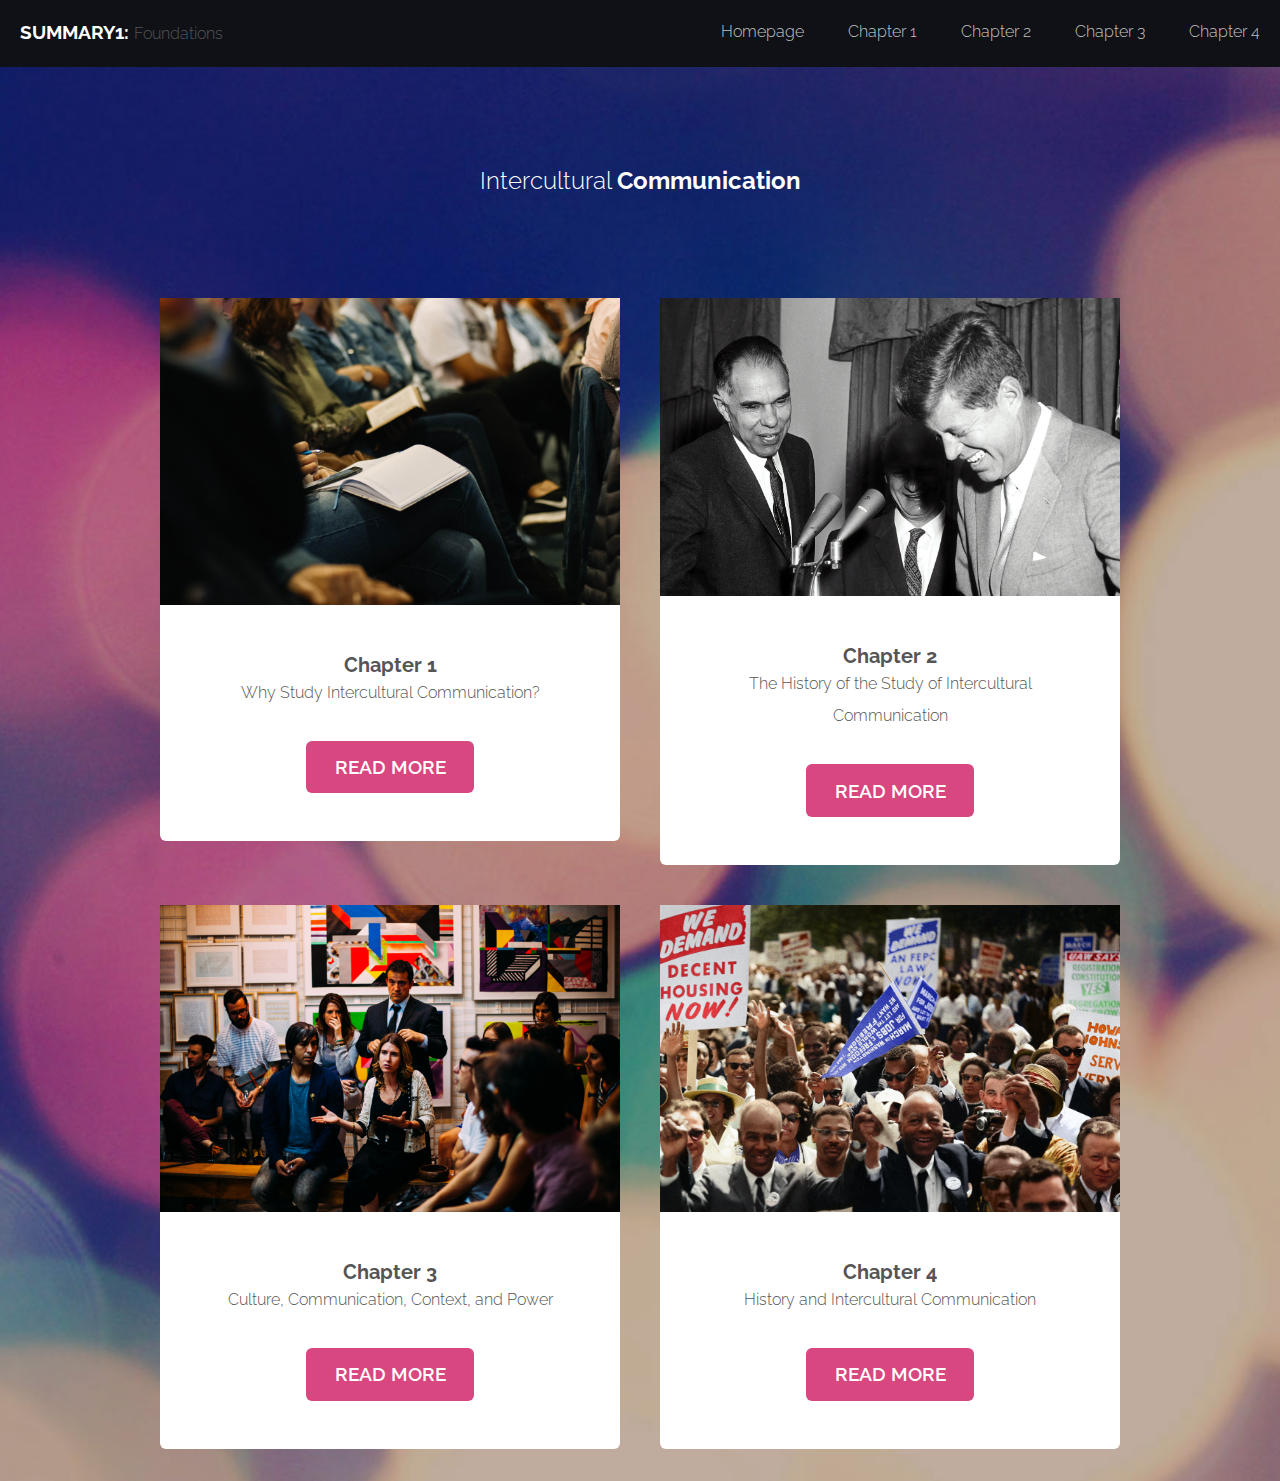
<file: index.html>
<!DOCTYPE HTML>

<html>
	<head>
		<title>Summary1: Foundations</title>
		<meta http-equiv="content-type" content="text/html; charset=utf-8" />
		<meta name="description" content="" />
		<meta name="keywords" content="" />
		<!--[if lte IE 8]><script src="css/ie/html5shiv.js"></script><![endif]-->
		<script src="js/jquery.min.js"></script>
		<script src="js/jquery.dropotron.min.js"></script>
		<script src="js/skel.min.js"></script>
		<script src="js/skel-layers.min.js"></script>
		<script src="js/init.js"></script>
		<noscript>
			<link rel="stylesheet" href="css/skel.css" />
			<link rel="stylesheet" href="css/style.css" />
			<link rel="stylesheet" href="css/style-wide.css" />
		</noscript>
		<!--[if lte IE 8]><link rel="stylesheet" href="css/ie/v8.css" /><![endif]-->
	</head>
	<body>

		<!-- Wrapper -->
			<div class="wrapper style1">

				<!-- Header -->
					<div id="header" class="skel-panels-fixed">
						<div id="logo">
							<h1><a href="index.html">Summary1: </a></h1>
							<span class="tag">Foundations</span>
						</div>
						<nav id="nav">
							<ul>
								<li class="active"><a href="index.html">Homepage</a></li>
								<li><a href="chapter1.html">Chapter 1</a></li>
								<li><a href="chapter2.html">Chapter 2</a></li>
								<li><a href="chapter3.html">Chapter 3</a></li>
								<li><a href="chapter4.html">Chapter 4</a></li>
							</ul>
						</nav>
					</div>

				<!-- Banner -->
					<div id="banner" class="container">
						<section>
							<p>Intercultural <strong>Communication</strong></p>

						</section>
					</div>

				<!-- Extra -->
					<div id="extra">
						<div class="container">

							<div class="row no-collapse-1">
								<section class="6u"> <a href="#" class="image featured"><img src="images/real2.jpg" alt=""></a>
									<div class="box">
										<h3>Chapter 1</h3>
										<p>Why Study Intercultural Communication?</p>
										<a href="chapter1.html" class="button">Read More</a> </div>
								</section>
								<section class="6u"> <a href="#" class="image featured"><img src="images/real6.jpg" alt=""></a>
									<div class="box">
										<h3>Chapter 2</h3>
										<p>The History of the Study of Intercultural Communication</p>
										<a href="chapter2.html" class="button">Read More</a> </div>
								</section>
							</div>
							<div class="row no-collapse-1">
								<section class="6u"> <a href="#" class="image featured"><img src="images/real1.jpg" alt=""></a>
									<div class="box">
										<h3>Chapter 3</h3>
										<p>Culture, Communication, Context, and Power</p>
										<a href="chapter3.html" class="button">Read More</a> </div>
								</section>
								<section class="6u"> <a href="#" class="image featured"><img src="images/real5.jpg" alt=""></a>
									<div class="box">
										<h3>Chapter 4</h3>
										<p>History and Intercultural Communication</p>
										<a href="chapter4.html" class="button">Read More</a> </div>
								</section>
							</div>
						</div>
					</div>
	</div>
</file>
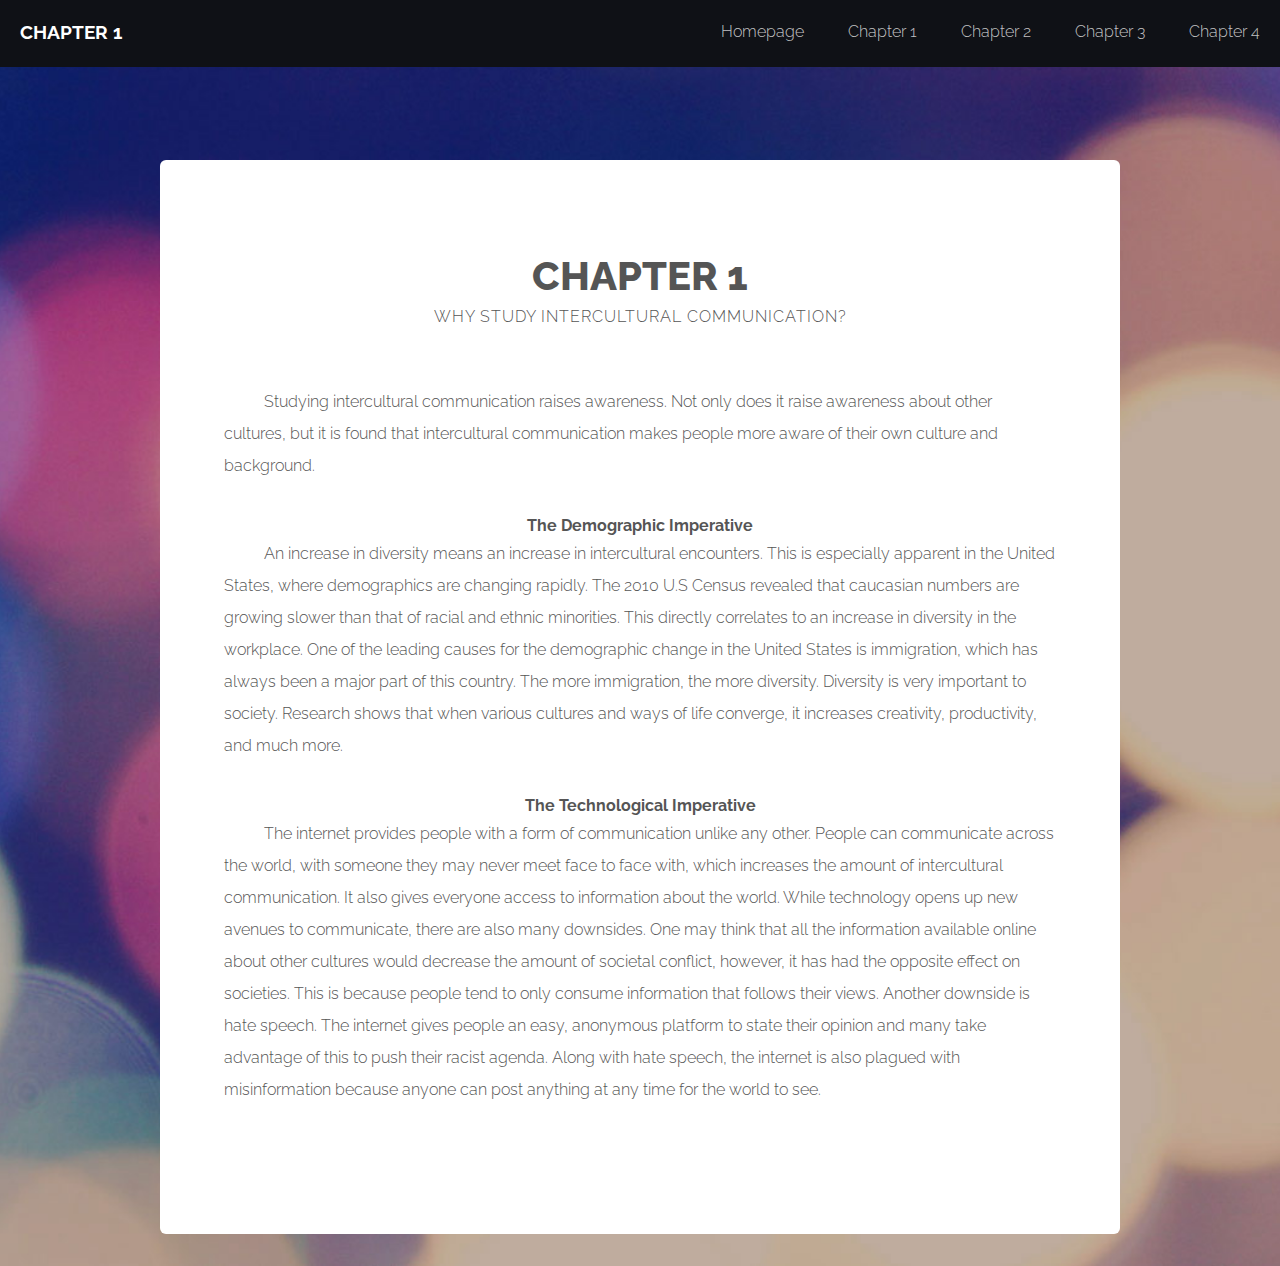
<file: chapter1.html>
<!DOCTYPE HTML>
<html>
	<head>
		<title>Chapter 1</title>
		<meta http-equiv="content-type" content="text/html; charset=utf-8" />
		<meta name="description" content="" />
		<meta name="keywords" content="" />
		<!--[if lte IE 8]><script src="css/ie/html5shiv.js"></script><![endif]-->
		<script src="js/jquery.min.js"></script>
		<script src="js/jquery.dropotron.min.js"></script>
		<script src="js/skel.min.js"></script>
		<script src="js/skel-layers.min.js"></script>
		<script src="js/init.js"></script>
		<noscript>
			<link rel="stylesheet" href="css/skel.css" />
			<link rel="stylesheet" href="css/style.css" />
			<link rel="stylesheet" href="css/style-wide.css" />
		</noscript>
		<!--[if lte IE 8]><link rel="stylesheet" href="css/ie/v8.css" /><![endif]-->
	</head>
	<body>

		<!-- Wrapper -->
			<div class="wrapper style1">

				<!-- Header -->
					<div id="header" class="skel-panels-fixed">
						<div id="logo">
							<h1><a href="index.html">Chapter 1</a></h1>
							<span class="tag"></span>
						</div>
						<nav id="nav">
							<ul>
								<li class="active"><a href="index.html">Homepage</a></li>
								<li><a href="chapter1.html">Chapter 1</a></li>
								<li><a href="chapter2.html">Chapter 2</a></li>
								<li><a href="chapter3.html">Chapter 3</a></li>
								<li><a href="chapter4.html">Chapter 4</a></li>
							</ul>
						</nav>
					</div>
				<!-- Header -->

				<!-- Page -->
					<div id="page" class="container">
						<section>
							<header class="major">
								<h2 style="text-align:center">Chapter 1</h2>
								<span class="byline" style="text-align:center">Why Study Intercultural Communication?</span>
							</header>
							<p class="indent" > Studying intercultural communication raises awareness. Not only does it raise awareness about other cultures, but
								it is found that intercultural communication makes people more aware of their own culture and background.</p>
							<h4 style="text-align:center">The Demographic Imperative</h4>
							<p class="indent">An increase in diversity means an increase in intercultural encounters. This is especially apparent in the United
								States, where demographics are changing rapidly. The 2010 U.S Census revealed that caucasian numbers are growing slower than that
								 of racial and ethnic minorities. This directly correlates to an increase in diversity in the workplace. One of the leading causes
								 for the demographic change in the United States is immigration, which has always been a major part of this country. The more immigration,
								 the more diversity. Diversity is very important to society. Research shows that when various cultures and ways of life converge, it increases
								 creativity, productivity, and much more. </p>
							<h4 style="text-align:center">The Technological Imperative</h4>
							<p class="indent">The internet provides people with a form of communication unlike any other. People can communicate across the world, with someone
								they may never meet face to face with, which increases the amount of intercultural communication. It also gives everyone access to information about
								the world. While technology opens up new avenues to communicate, there are also many downsides. One may think that all the information available online
								 about other cultures would decrease the amount of societal conflict, however, it has had the opposite effect on societies. This is because people tend
								  to only consume information that follows their views. Another downside is hate speech. The internet gives people an easy, anonymous platform to state
									 their opinion and many take advantage of this to push their racist agenda. Along with hate speech, the internet is also plagued with misinformation
									 because anyone can post anything at any time for the world to see.</p>
						</section>
					</div>
				<!-- /Page -->



	</div>
</file>
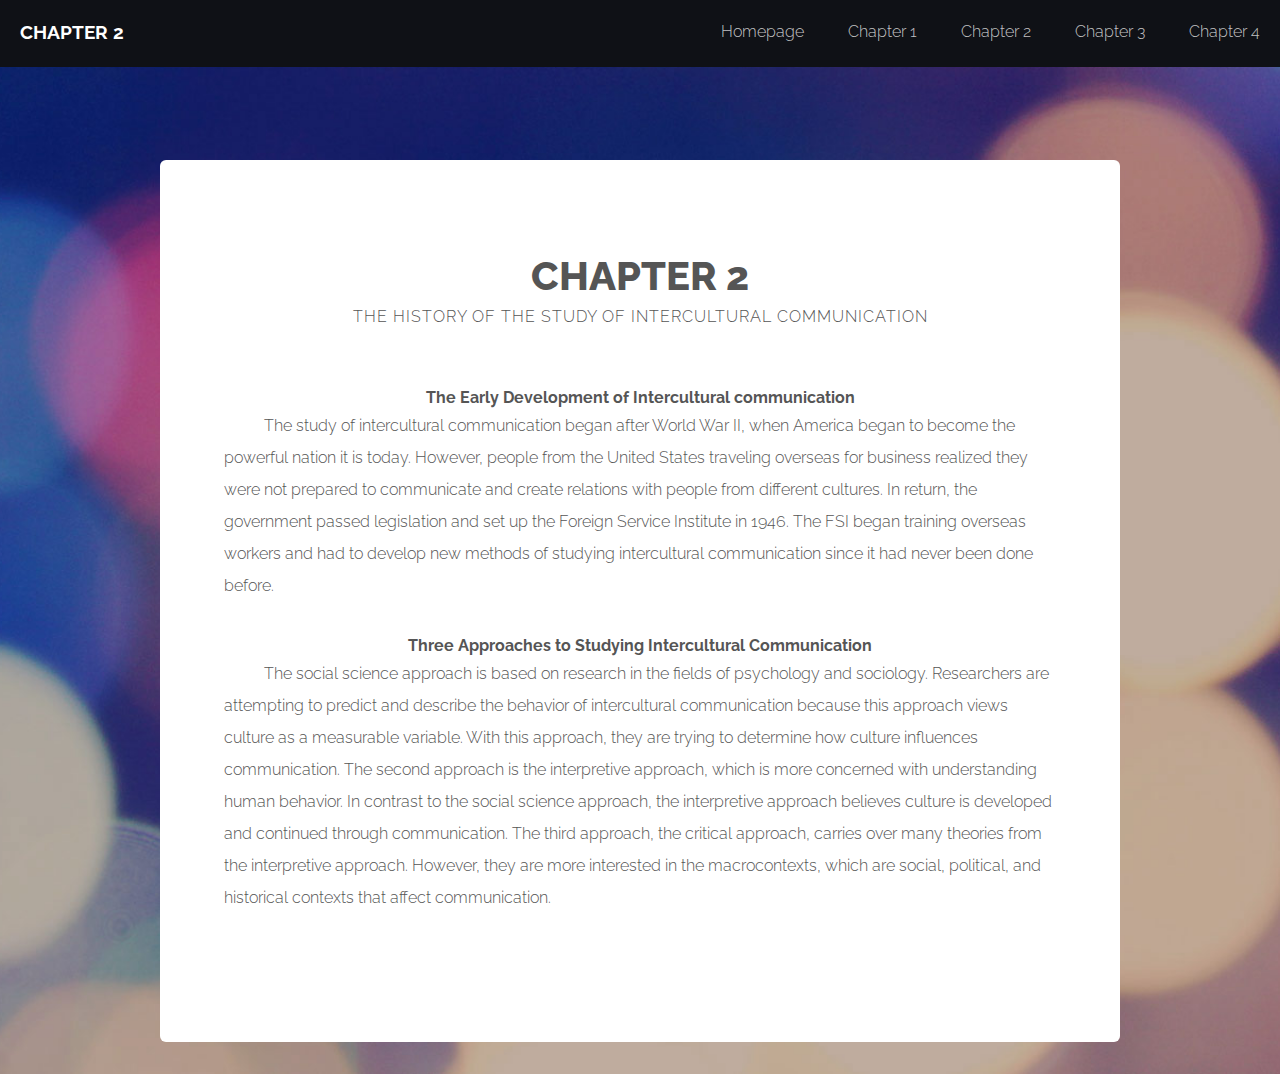
<file: chapter2.html>
<!DOCTYPE HTML>
<html>
	<head>
		<title>Chapter 2</title>
		<meta http-equiv="content-type" content="text/html; charset=utf-8" />
		<meta name="description" content="" />
		<meta name="keywords" content="" />
		<!--[if lte IE 8]><script src="css/ie/html5shiv.js"></script><![endif]-->
		<script src="js/jquery.min.js"></script>
		<script src="js/jquery.dropotron.min.js"></script>
		<script src="js/skel.min.js"></script>
		<script src="js/skel-layers.min.js"></script>
		<script src="js/init.js"></script>
		<noscript>
			<link rel="stylesheet" href="css/skel.css" />
			<link rel="stylesheet" href="css/style.css" />
			<link rel="stylesheet" href="css/style-wide.css" />
		</noscript>
		<!--[if lte IE 8]><link rel="stylesheet" href="css/ie/v8.css" /><![endif]-->
	</head>
	<body>

		<!-- Wrapper -->
			<div class="wrapper style1">

				<!-- Header -->
					<div id="header" class="skel-panels-fixed">
						<div id="logo">
							<h1><a href="index.html">Chapter 2</a></h1>
							<span class="tag"></span>
						</div>
						<nav id="nav">
							<ul>
								<li class="active"><a href="index.html">Homepage</a></li>
								<li><a href="chapter1.html">Chapter 1</a></li>
								<li><a href="chapter2.html">Chapter 2</a></li>
								<li><a href="chapter3.html">Chapter 3</a></li>
								<li><a href="chapter4.html">Chapter 4</a></li>
							</ul>
						</nav>
					</div>
				<!-- Header -->

				<!-- Page -->
					<div id="page" class="container">
						<section>
							<header class="major">
								<h2 style="text-align:center">Chapter 2</h2>
								<span class="byline" style="text-align:center">The History of the Study of Intercultural Communication</span>
							</header>
						<h4 style="text-align:center">The Early Development of Intercultural communication </h4>
						<p class="indent">The study of intercultural communication began after World War II, when America began to become the powerful nation it is today. However, people from the United States traveling overseas
							for business realized they were not prepared to communicate and create relations with people from different cultures. In return, the government passed legislation and set up the Foreign Service
							Institute in 1946. The FSI began training overseas workers and had to develop new methods of studying intercultural communication since it had never been done before. </p>
						<h4 style="text-align:center"> Three Approaches to Studying Intercultural Communication</h4>
						<p class="indent"> The social science approach is based on research in the fields of psychology and sociology. Researchers are attempting to predict and describe the behavior of intercultural communication
							because this approach views culture as a measurable variable. With this approach, they are trying to determine how culture influences communication. The second approach is the interpretive approach,
							which is more concerned with understanding human behavior. In contrast to the social science approach, the interpretive approach believes culture is developed and continued through communication. The
							third approach, the critical approach, carries over many theories from the interpretive approach. However, they are more interested in the macrocontexts, which are social, political, and historical contexts
							that affect communication.
						</p>

						</section>
					</div>
				<!-- /Page -->

	</div>
</file>
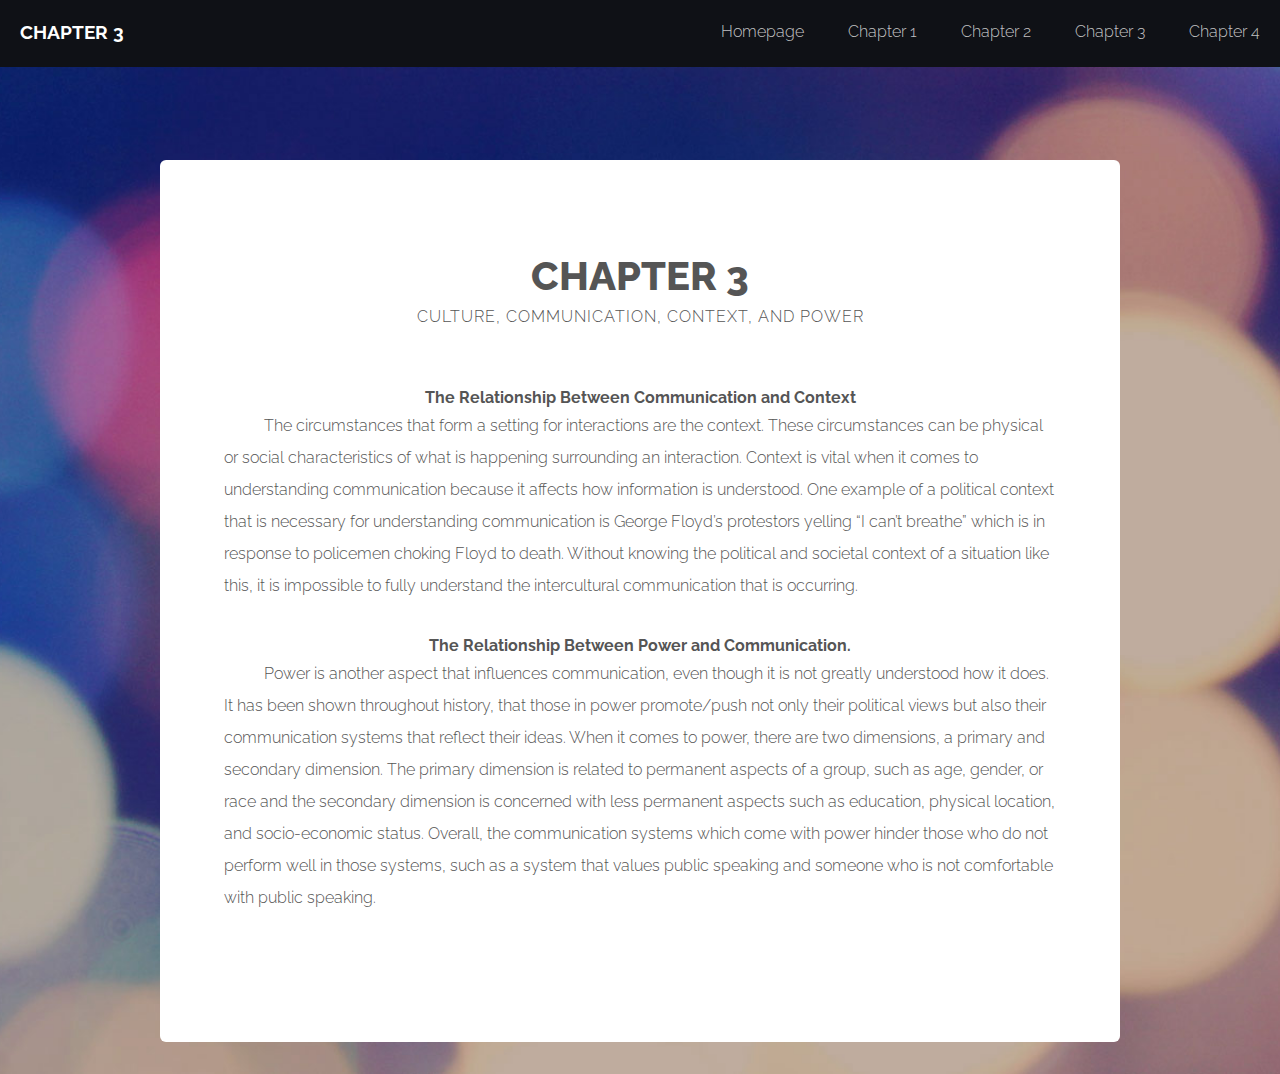
<file: chapter3.html>
<!DOCTYPE HTML>
<html>
	<head>
		<title>Chapter 3</title>
		<meta http-equiv="content-type" content="text/html; charset=utf-8" />
		<meta name="description" content="" />
		<meta name="keywords" content="" />
		<!--[if lte IE 8]><script src="css/ie/html5shiv.js"></script><![endif]-->
		<script src="js/jquery.min.js"></script>
		<script src="js/jquery.dropotron.min.js"></script>
		<script src="js/skel.min.js"></script>
		<script src="js/skel-layers.min.js"></script>
		<script src="js/init.js"></script>
		<noscript>
			<link rel="stylesheet" href="css/skel.css" />
			<link rel="stylesheet" href="css/style.css" />
			<link rel="stylesheet" href="css/style-wide.css" />
		</noscript>
		<!--[if lte IE 8]><link rel="stylesheet" href="css/ie/v8.css" /><![endif]-->
	</head>
	<body>

		<!-- Wrapper -->
			<div class="wrapper style1">

				<!-- Header -->
					<div id="header" class="skel-panels-fixed">
						<div id="logo">
							<h1><a href="index.html">Chapter 3</a></h1>
							<span class="tag"></span>
						</div>
						<nav id="nav">
							<ul>
								<li class="active"><a href="index.html">Homepage</a></li>
								<li><a href="chapter1.html">Chapter 1</a></li>
								<li><a href="chapter2.html">Chapter 2</a></li>
								<li><a href="chapter3.html">Chapter 3</a></li>
								<li><a href="chapter4.html">Chapter 4</a></li>
							</ul>
						</nav>
					</div>
				<!-- Header -->

				<!-- Page -->
					<div id="page" class="container">
						<section>
							<header class="major">
								<h2 style="text-align:center">Chapter 3</h2>
								<span class="byline" style="text-align:center">Culture, Communication, Context, and Power </span>
							</header>
							<h4 style="text-align:center">The Relationship Between Communication and Context </h4>
							<p class="indent">The circumstances that form a setting for interactions are the context. These circumstances can be physical or social characteristics of what is happening surrounding an interaction. Context is vital when it comes to understanding communication because it affects how information is understood. One example of a political context that is necessary for understanding communication is George Floyd’s protestors yelling “I can’t breathe” which is in response to policemen choking Floyd to death. Without knowing the political and societal context of a situation like this, it is impossible to fully understand the intercultural communication that is occurring.
								</p>
										<h4 style="text-align:center">The Relationship Between Power and Communication. </h4>
							<p class="indent">Power is another aspect that influences communication, even though it is not greatly understood how it does. It has been shown throughout history, that those in power promote/push
								not only their political views but also their communication systems that reflect their ideas. When it comes to power, there are two dimensions, a primary and secondary dimension.
								The primary dimension is related to permanent aspects of a group, such as age, gender, or race and the secondary dimension is concerned with less permanent aspects such as education,
								physical location, and socio-economic status. Overall, the communication systems which come with power hinder those who do not perform well in those systems, such as a system that values
								public speaking and someone who is not comfortable with public speaking.
							</p>

						</section>
					</div>
				<!-- /Page -->

	</div>
</file>
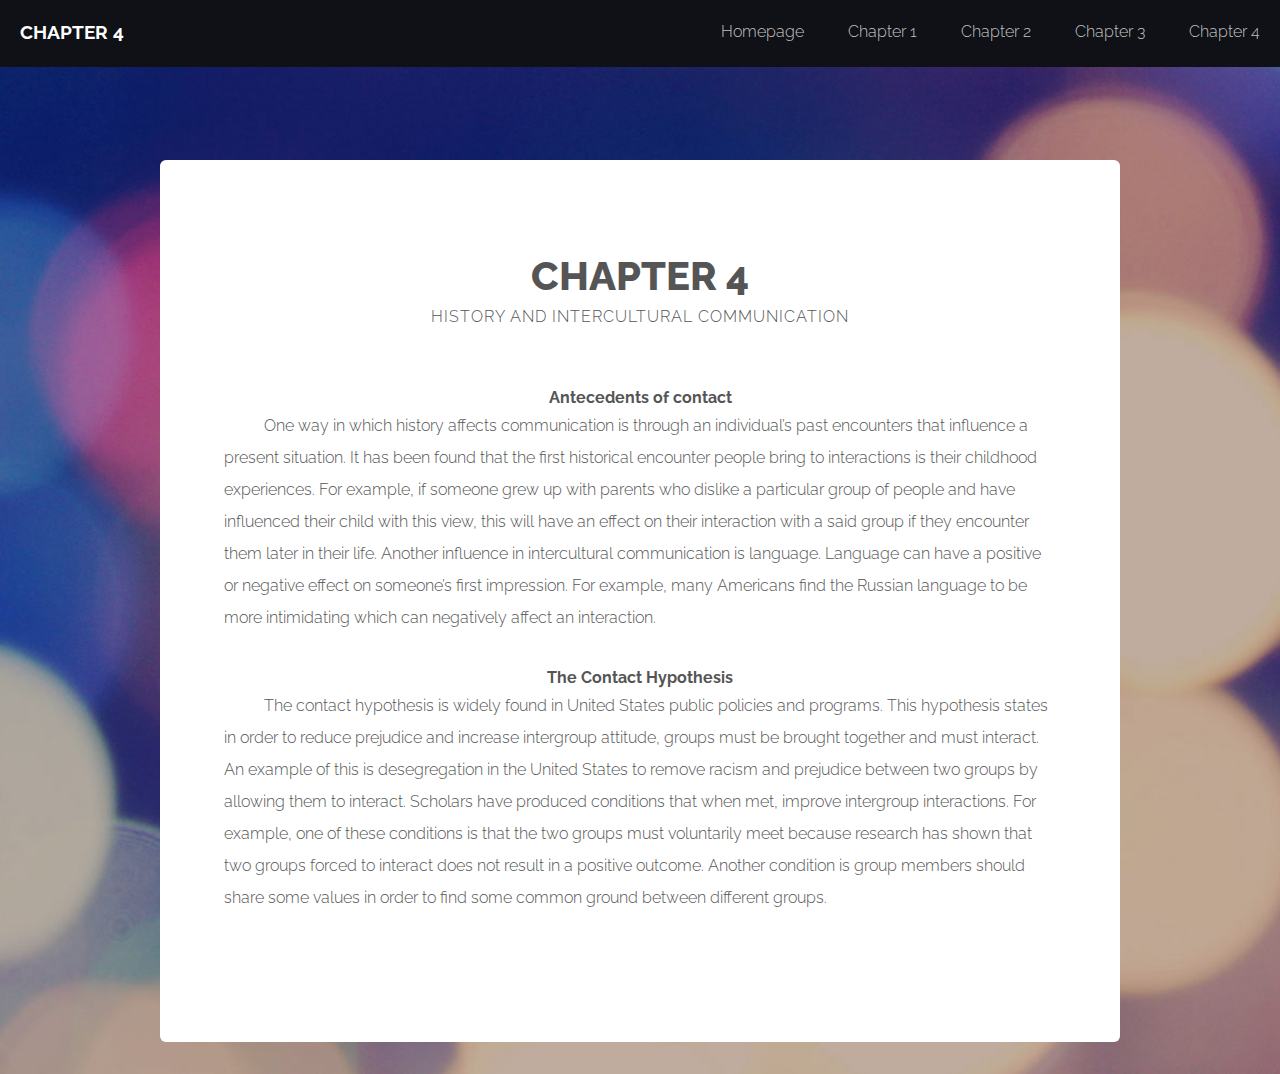
<file: chapter4.html>
<!DOCTYPE HTML>
<html>
	<head>
		<title>Chapter 4</title>
		<meta http-equiv="content-type" content="text/html; charset=utf-8" />
		<meta name="description" content="" />
		<meta name="keywords" content="" />
		<!--[if lte IE 8]><script src="css/ie/html5shiv.js"></script><![endif]-->
		<script src="js/jquery.min.js"></script>
		<script src="js/jquery.dropotron.min.js"></script>
		<script src="js/skel.min.js"></script>
		<script src="js/skel-layers.min.js"></script>
		<script src="js/init.js"></script>
		<noscript>
			<link rel="stylesheet" href="css/skel.css" />
			<link rel="stylesheet" href="css/style.css" />
			<link rel="stylesheet" href="css/style-wide.css" />
		</noscript>
		<!--[if lte IE 8]><link rel="stylesheet" href="css/ie/v8.css" /><![endif]-->
	</head>
	<body>

		<!-- Wrapper -->
			<div class="wrapper style1">

				<!-- Header -->
					<div id="header" class="skel-panels-fixed">
						<div id="logo">
							<h1><a href="index.html">Chapter 4</a></h1>
							<span class="tag"></span>
						</div>
						<nav id="nav">
							<ul>
								<li class="active"><a href="index.html">Homepage</a></li>
								<li><a href="chapter1.html">Chapter 1</a></li>
								<li><a href="chapter2.html">Chapter 2</a></li>
								<li><a href="chapter3.html">Chapter 3</a></li>
								<li><a href="chapter4.html">Chapter 4</a></li>
							</ul>
						</nav>
					</div>
				<!-- Header -->

				<!-- Page -->
					<div id="page" class="container">
						<section>
							<header class="major">
								<h2 style="text-align:center">Chapter 4</h2>
								<span class="byline" style="text-align:center">History and Intercultural Communication</span>
							</header>
							<h4 style="text-align:center">Antecedents of contact </h4>
							<p class="indent">One way in which history affects communication is through an individual’s past encounters that influence a present situation. It has been found that
								the first historical encounter people bring to interactions is their childhood experiences. For example, if someone grew up with parents who dislike a particular
								group of people and have influenced their child with this view, this will have an effect on their interaction with a said group if they encounter them later in their
								life. Another influence in intercultural communication is language. Language can have a positive or negative effect on someone’s first impression. For example, many
								Americans find the Russian language to be more intimidating which can negatively affect an interaction.
								</p>
										<h4 style="text-align:center">The Contact Hypothesis </h4>
							<p class="indent">The contact hypothesis is widely found in United States public policies and programs. This hypothesis states in order to reduce prejudice and increase
								 intergroup attitude, groups must be brought together and must interact. An example of this is desegregation in the United States to remove racism and prejudice between
								  two groups by allowing them to interact. Scholars have produced conditions that when met, improve intergroup interactions. For example, one of these conditions is that
									the two groups must voluntarily meet because research has shown that two groups forced to interact does not result in a positive outcome. Another condition is group members
									 should share some values in order to find some common ground between different groups.
							</p>
						</section>
					</div>
				<!-- /Page -->

			

	</div>
</file>
<file: css/style-wide.css>
/*
	Phase Shift by TEMPLATED
	templated.co @templatedco
	Released for free under the Creative Commons Attribution 3.0 license (templated.co/license)
*/

/* Basic */

	body, input, select, textarea {
		font-size: 12pt;
		line-height: 1.5em;
	}
</file>
<file: css/ie/v8.css>
/*
	Phase Shift by TEMPLATED
	templated.co @templatedco
	Released for free under the Creative Commons Attribution 3.0 license (templated.co/license)
*/

/* Wrapper */

	.wrapper.style1 {
		-ms-behavior: url("css/ie/backgroundsize.min.htc");
	}
</file>
<file: css/skel.css>
/* Resets (http://meyerweb.com/eric/tools/css/reset/ | v2.0 | 20110126 | License: none (public domain)) */

	html,body,div,span,applet,object,iframe,h1,h2,h3,h4,h5,h6,p,blockquote,pre,a,abbr,acronym,address,big,cite,code,del,dfn,em,img,ins,kbd,q,s,samp,small,strike,strong,sub,sup,tt,var,b,u,i,center,dl,dt,dd,ol,ul,li,fieldset,form,label,legend,table,caption,tbody,tfoot,thead,tr,th,td,article,aside,canvas,details,embed,figure,figcaption,footer,header,hgroup,menu,nav,output,ruby,section,summary,time,mark,audio,video{margin:0;padding:0;border:0;font-size:100%;font:inherit;vertical-align:baseline;}article,aside,details,figcaption,figure,footer,header,hgroup,menu,nav,section{display:block;}body{line-height:1;}ol,ul{list-style:none;}blockquote,q{quotes:none;}blockquote:before,blockquote:after,q:before,q:after{content:'';content:none;}table{border-collapse:collapse;border-spacing:0;}body{-webkit-text-size-adjust:none}

/* Box Model */

	*, *:before, *:after {
		-moz-box-sizing: border-box;
		-webkit-box-sizing: border-box;
		box-sizing: border-box;
	}

/* Container */

	body {
		/* min-width: (containers) */
		min-width: 1200px;
	}

	.container {
		margin-left: auto;
		margin-right: auto;

		/* width: (containers) */
		width: 1200px;
	}

	/* Modifiers */

		.container.small {
			/* width: (containers) * 0.75; */
			width: 900px;
		}

		.container.big {
			width: 100%;

			/* max-width: (containers) * 1.25; */
			max-width: 1500px;

			/* min-width: (containers); */
			min-width: 1200px;
		}

/* Grid */

	.\31 2u { width: 100% }
	.\31 1u { width: 91.6666666667% }
	.\31 0u { width: 83.3333333333% }
	.\39 u { width: 75% }
	.\38 u { width: 66.6666666667% }
	.\37 u { width: 58.3333333333% }
	.\36 u { width: 50% }
	.\35 u { width: 41.6666666667% }
	.\34 u { width: 33.3333333333% }
	.\33 u { width: 25% }
	.\32 u { width: 16.6666666667% }
	.\31 u { width: 8.3333333333% }
	.\-11u { margin-left: 91.6666666667% }
	.\-10u { margin-left: 83.3333333333% }
	.\-9u { margin-left: 75% }
	.\-8u { margin-left: 66.6666666667% }
	.\-7u { margin-left: 58.3333333333% }
	.\-6u { margin-left: 50% }
	.\-5u { margin-left: 41.6666666667% }
	.\-4u { margin-left: 33.3333333333% }
	.\-3u { margin-left: 25% }
	.\-2u { margin-left: 16.6666666667% }
	.\-1u { margin-left: 8.3333333333% }

	/* Rows */

		.row > * {
			float: left;
		}

		.row:after {
			content: '';
			display: block;
			clear: both;
			height: 0;
		}

		.row:first-child > * {
			padding-top: 0 !important;
		}

		/* Normal */

			.row > * {
				/* padding-left: (gutters) */
				padding-left: 40px;
			}

			.row + .row > * {
				/* padding: (gutters) 0 0 (gutters) */
				padding: 40px 0 0 40px;
			}

			.row {
				/* margin-left: -(gutters) */
				margin-left: -40px;
			}

		/* Flush */

			.row.flush > * {
				padding-left: 0;
			}

			.row + .row.flush > * {
				padding: 0;
			}

			.row.flush {
				margin-left: 0;
			}

		/* Quarter */

			.row.quarter > * {
				/* padding-left: (gutters * 0.25) */
				padding-left: 10px;
			}

			.row + .row.quarter > * {
				/* padding: (gutters * 0.25) 0 0 (gutters * 0.25) */
				padding: 10px 0 0 10px;
			}

			.row.quarter {
				/* margin-left: -(gutters * 0.25) */
				margin-left: -10px;
			}

		/* Half */

			.row.half > * {
				/* padding-left: (gutters * 0.5) */
				padding-left: 20px;
			}

			.row + .row.half > * {
				/* padding: (gutters * 0.5) 0 0 (gutters * 0.5) */
				padding: 20px 0 0 20px;
			}

			.row.half {
				/* margin-left: -(gutters * 0.5) */
				margin-left: -20px;
			}

		/* One and (a) Half */

			.row.oneandhalf > * {
				/* padding-left: (gutters * 1.5) */
				padding-left: 60px;
			}

			.row + .row.oneandhalf > * {
				/* padding: (gutters * 1.5) 0 0 (gutters * 1.5) */
				padding: 60px 0 0 60px;
			}

			.row.oneandhalf {
				/* margin-left: -(gutters * 1.5) */
				margin-left: -60px;
			}

		/* Double */

			.row.double > * {
				/* padding-left: (gutters * 2) */
				padding-left: 80px;
			}

			.row + .row.double > * {
				/* padding: (gutters * 2) 0 0 (gutters * 2) */
				padding: 80px 0 0 80px;
			}

			.row.double {
				/* margin-left: -(gutters * 2) */
				margin-left: -80px;
			}
</file>
<file: css/style.css>
@import url("font-awesome.min.css");
@import url("http://fonts.googleapis.com/css?family=Raleway:100,200,300,500,600,700,800,900");

/*
	Phase Shift by TEMPLATED
	templated.co @templatedco
	Released for free under the Creative Commons Attribution 3.0 license (templated.co/license)
*/

/* Basic */

	body {
		background: #0f1116;
	}

	body, span, input, select, textarea {
		color: #555555;
		font-family: 'Raleway', sans-serif;
		font-size: 12pt;
		font-weight: 300;
		line-height: 1.65em;
	}

	a {
		color: #d84780;
		text-decoration: underline;
	}

	strong, b {
		font-weight: 700;
	}

	em, i {
		font-style: italic;
	}

	p, ul, ol, dl, table, blockquote {
		margin: 0 0 2em 0;
	}

	p {
		line-height: 2em;
	}
	p.indent {
		text-indent: 40px;

	}

	h1, h2, h3, h4, h5, h6 {
		margin: 0;
		padding: 0;
		color: inherit;
		font-family: 'Raleway', sans-serif;
		font-weight: 700;
	}

		h1 a, h2 a, h3 a, h4 a, h5 a, h6 a {
			color: inherit;
			text-decoration: none;
		}

	h2 {
		font-size: 1.5em;
	}

	h3 {
		font-size: 1.25em;
	}

	sub {
		font-size: 0.8em;
		position: relative;
		top: 0.5em;
	}

	sup {
		font-size: 0.8em;
		position: relative;
		top: -0.5em;
	}

	hr {
		border-top: solid 1px #888888;
		border: 0;
		margin-bottom: 1.5em;
	}

	blockquote {
		border-left: solid 0.5em #888888;
		font-style: italic;
		padding: 1em 0 1em 2em;
	}

	section.special, article.special {
		text-align: center;
	}

	header.major {
		padding-bottom: 3em;
		text-transform: uppercase;
	}

		header.major h2 {
			margin: 0;
			padding: 0;
			line-height: 1em;
			font-weight: 800;
			font-size: 2.8em;
		}

		header.major .byline {
			display: block;
			margin: 0.50em 0 0 0;
			padding: 0 0 0.5em 0;
			letter-spacing: 1px;
			font-size: 1.3em;
			font-weight: 300;
		}

	footer > :last-child {
		margin-bottom: 0;
	}

	footer.major {
		padding-top: 3em;
	}

/* Form */

	form {
	width: 70%;
		margin: 0em auto;
	}

	input[type="text"],
	input[type="password"],
	input[type="email"],
	textarea {
		-moz-appearance: none;
		-webkit-appearance: none;
		-o-appearance: none;
		-ms-appearance: none;
		appearance: none;
		background: white;
		color: #555555;
		border: none;
		display: block;
		outline: 0;
		padding: 1em 1em;
		text-decoration: none;
		width: 100%;
		border-radius: 6px;
	}

		input[type="text"]:focus,
		input[type="password"]:focus,
		input[type="email"]:focus,
		textarea:focus {
			border-color: #d84780;
		}

	textarea {
		min-height: 14em;
	}

	input[type="text"],
	input[type="password"],
	input[type="email"] {
		line-height: 1em;
	}

	::-webkit-input-placeholder {
		color: inherit;
		opacity: 0.5;
		position: relative;
		top: 3px;
	}

	:-moz-placeholder {
		color: inherit;
		opacity: 0.5;
	}

	::-moz-placeholder {
		color: inherit;
		opacity: 0.5;
	}

	:-ms-input-placeholder {
		color: inherit;
		opacity: 0.5;
	}

	.formerize-placeholder {
		color: rgba(85, 85, 85, 0.5) !important;
	}

/* Image */

	.image {
		border: 0;
		position: relative;
	}

		.image.fit {
			display: block;
		}

			.image.fit img {
				display: block;
				width: 100%;
			}

		.image.feature {
			display: block;
			margin: 0 0 2em 0;
		}

			.image.feature img {
				display: block;
				width: 100%;
			}

		.image.featured {
			position: static;
			display: block;
			margin: 0;
		}

			.image.featured img {
				display: block;
				width: 100%;
				height:100%;
			}

/* Icon */

	.icon {
		position: relative;
	}

		.icon:before {
			content: "";
			-moz-osx-font-smoothing: grayscale;
			-webkit-font-smoothing: antialiased;
			font-family: FontAwesome;
			font-style: normal;
			font-weight: normal;
			text-transform: none !important;
		}

		.icon > .label {
			display: none;
		}

/* Lists */

	ol.default {
		list-style: decimal;
		padding-left: 1.25em;
	}

		ol.default li {
			padding-left: 0.25em;
		}

	ul.default {
		margin: 0em 0em 2em 0em;
		padding: 0em 0em 1.5em 0em;
		list-style: none;
	}

		ul.default li {
			padding: 0.60em 0em;
			font-size: 0.90em;
			border-top: 1px solid;
			border-color: rgba(0, 0, 0, 0.1);
		}

		ul.default li:first-child {
			border-top: none;
		}

	ul.icons {
		cursor: default;
		text-align: center;
	}

		ul.icons li {
			display: inline-block;
			padding: 0em 0.20em;
		}

			ul.icons li:first-child {
				padding-left: 0;
			}

			ul.icons li span {
				display: none;
			}

			ul.icons li a {
				display: inline-block;
				color: #828282;
				width: 30px;
				height: 30px;
				text-align: center;
			}

				ul.icons li a:before {
					display: inline-block;
					border: 1px solid #828282;
					width: 2em;
					height: 2em;
					line-height: 2em;
					font-size: 1em;
					color: #828282;
					border-radius: 100%;
					text-align: center;
				}

	ul.actions {
		cursor: default;
	}

		ul.actions:last-child {
			margin-bottom: 0;
		}

		ul.actions li {
			display: inline-block;
			padding: 0 0 0 1.5em;
		}

			ul.actions li:first-child {
				padding: 0;
			}

		ul.actions.vertical li {
			display: block;
			padding: 1.5em 0 0 0;
		}

			ul.actions.vertical li:first-child {
				padding: 0;
			}

	ul.style {
		padding-top: 3em;
	}

		ul.style li {
			position: relative;
			padding: 3em 0em 3em 6em;
			border-top: solid 1px rgba(255, 255, 255, 0.2);
		}

		ul.style > :first-child {
			border-top: none;
		}

		ul.style li:before {
			position: absolute;
			left: 0;
			top: 1em;
			display: block;
			background: none;
			color: #FFF;
			width: 56px;
			height: 56px;
			text-align: center;
			font-size: 3em;
			border-radius: 6px;
		}

		ul.style h3 {
			margin-bottom: 0.80em;
			text-transform: uppercase;
			font-weight: 800;
			font-size: 2em;
			color: #FFF;
		}

		ul.style span {
			line-height: 180%;
			color: #FFF;
		}

/* Tables */

	table {
		width: 100%;
	}

		table.default {
			width: 100%;
		}

			table.default tbody tr {
				border-bottom: solid 1px #888888;
			}

			table.default td {
				padding: 0.5em 1em 0.5em 1em;
			}

			table.default th {
				font-weight: 700;
				padding: 0.5em 1em 0.5em 1em;
				text-align: left;
			}

			table.default thead {
				background: #555555;
				color: #fff;
			}

/* Button */

	input[type="submit"],
	input[type="reset"],
	input[type="button"],
	.button {
		-moz-appearance: none;
		-webkit-appearance: none;
		-o-appearance: none;
		-ms-appearance: none;
		appearance: none;
		-moz-transition: background-color 0.35s ease-in-out;
		-webkit-transition: background-color 0.35s ease-in-out;
		-o-transition: background-color 0.35s ease-in-out;
		-ms-transition: background-color 0.35s ease-in-out;
		transition: background-color 0.35s ease-in-out;
		background: #d84780;
		border-radius: 6px;
		border: 0;
		color: white;
		cursor: pointer;
		display: inline-block;
		padding: 0.75em 1.5em;
		text-align: center;
		text-decoration: none;
		text-transform: uppercase;
		display: inline-block;
		font-size: 1.2em;
		font-weight: 600;
		color: #FFF !important;
	}

		input[type="submit"]:hover,
		input[type="reset"]:hover,
		input[type="button"]:hover,
		.button:hover {
			background: #e1719d;
		}

		input[type="submit"].alt,
		input[type="reset"].alt,
		input[type="button"].alt,
		.button.alt {
			border: 1px solid #FFF;
			color: #0f1116;
		}

		input[type="submit"].fit,
		input[type="reset"].fit,
		input[type="button"].fit,
		.button.fit {
			width: 100%;
		}

		input[type="submit"].small,
		input[type="reset"].small,
		input[type="button"].small,
		.button.small {
			font-size: 0.8em;
		}

		input[type="submit"].medium,
		input[type="reset"].medium,
		input[type="button"].medium,
		.button.medium {
			padding: 0.80em 2em;
			font-size: 1.6em;
		}

/* Wrapper */

	.wrapper.style1 {
		padding-top: 10em;
		padding-bottom: 2em;
		background: url(../images/bg.jpg) no-repeat center top;
		background-size: cover;
		background-attachment: fixed;
		-webkit-backface-visibility: hidden;
		-webkit-transform: translateZ(0);
	}

	.wrapper.style2 {
		padding: 6em 0;
		background: #d84780;
		color: white;
	}

/* Header */

	#header {
		position: fixed;
		top: 0;
		left: 0;
		width: 100%;
		background: #0F1116;
		color: #fff;
		padding: 1.25em 1.25em 1.25em 1.25em;
		z-index: 100;
	}

/* Logo */

	#logo {
		font-size: 1.2em;
		cursor: default;
	}

	#logo h1 {
		display: inline-block;
		text-transform: uppercase;
	}

/* Navigation */

	#nav {
		position: absolute;
		right: 0;
		top: 0;
		cursor: default;
	}

	#nav ul li {
		display: inline-block;
		padding: 1.25em 1.25em;
	}

	#nav ul li a {
		-moz-transition: color 0.35s ease-in-out;
		-webkit-transition: color 0.35s ease-in-out;
		-o-transition: color 0.35s ease-in-out;
		-ms-transition: color 0.35s ease-in-out;
		transition: color 0.35s ease-in-out;
		display: inline-block;
		color: #ddd;
		color: rgba(255, 255, 255, 0.75);
		text-decoration: none;
	}

	#nav ul li a:hover {
		color: #fff;
	}

/* Banner */

	#banner {
		text-align: center;
		color: #fff;
		padding: 0em 4em;
		margin-bottom: 6em;
	}

		#banner p {
			font-size: 1.75em;
			line-height: 1.75em;
		}

	#banner strong,
	#banner a {
		color: inherit;
	}

/* Main */

/* Footer */

	#footer {
		text-align: center;
	}

		#footer .major h2,
		#footer .major .byline {
			color: #FFF !important;
		}

/* Page */

	#page {
		position: relative;
		background: #FFF;
		padding: 6em 4em 6em 4em;
		border-radius: 6px;
	}

/* Sidebar */

	#sidebar .major {
		padding-bottom: 2em;
	}

		#sidebar .major h2 {
			font-size: 1.8em;
		}

/* Copyright */

	#copyright {
		color: #ddd;
		color: rgba(255, 255, 255, 0.2) !important;
		text-align: center;
		display: block;
		padding: 3em 0em;
	}

		#copyright a {
			text-decoration: none;
			color: #ddd;
			color: rgba(255, 255, 255, 0.4) !important;
		}

/* Box */

	.box {
		padding: 3em 2em;
		background: #FFF;
		text-align: center;
		border-radius: 0px 0px 6px 6px;
	}
</file>
